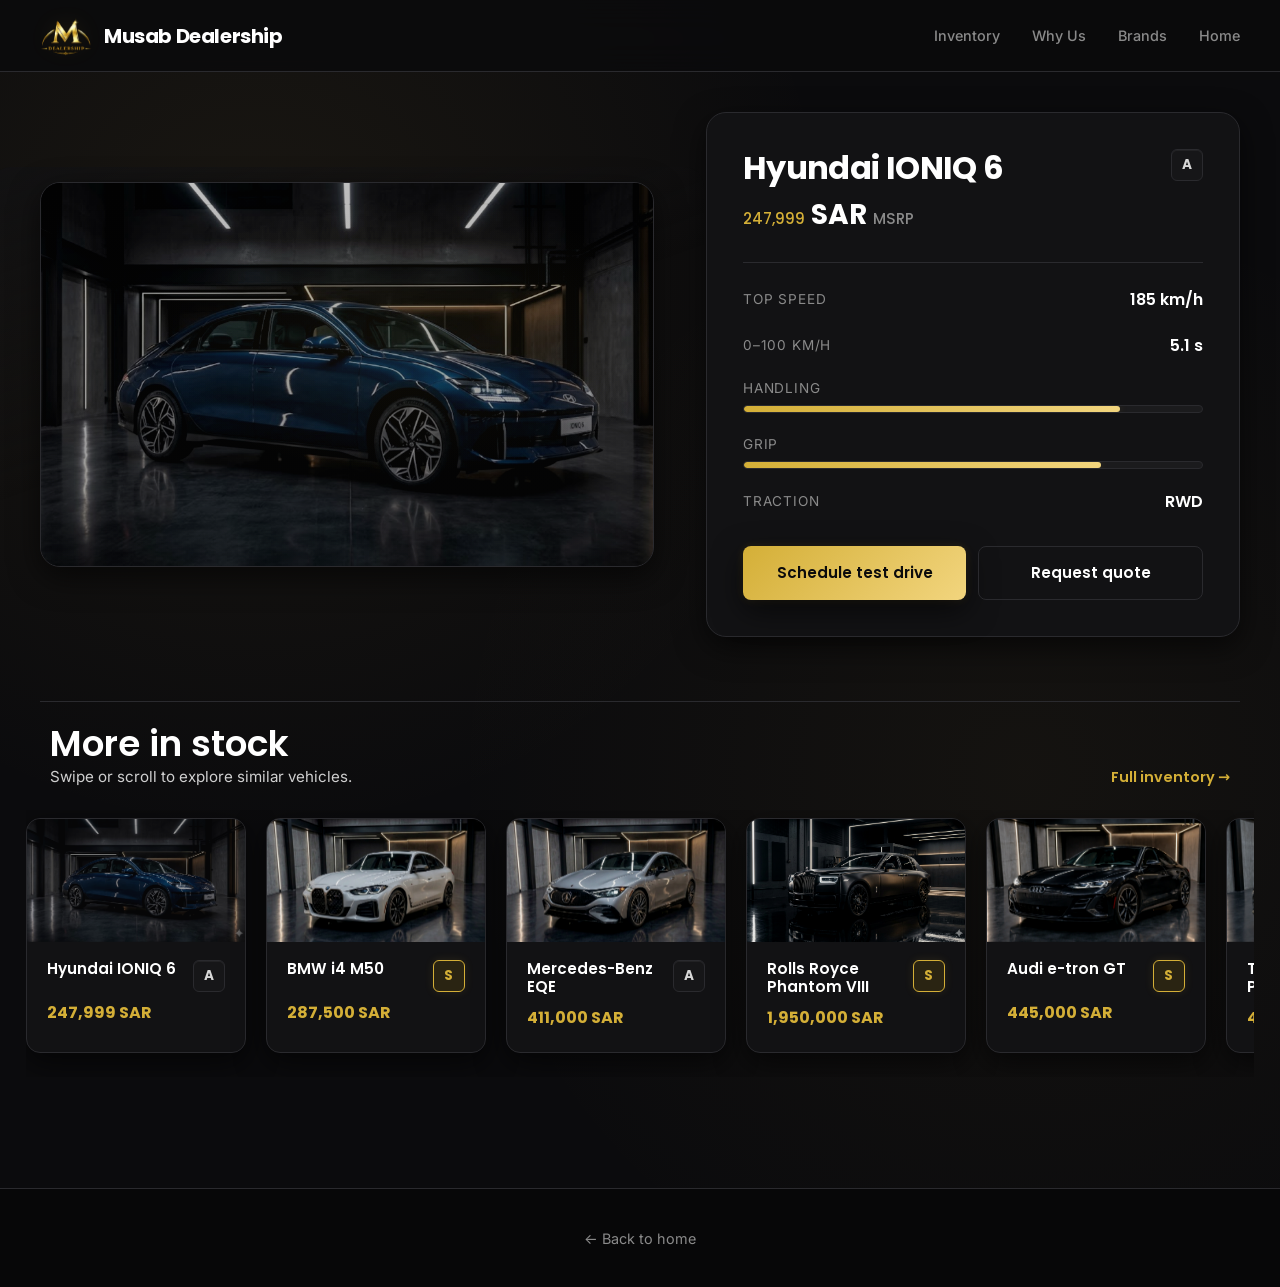
<file: car.html>
<!DOCTYPE html>
<html lang="en">
  <head>
    <meta charset="UTF-8" />
    <meta name="viewport" content="width=device-width, initial-scale=1.0" />
    <title>Vehicle Details | Musab Dealership</title>
    <link rel="preconnect" href="https://fonts.googleapis.com" />
    <link rel="preconnect" href="https://fonts.gstatic.com" crossorigin />
    <link
      href="https://fonts.googleapis.com/css2?family=Inter:wght@400;500;600&family=Poppins:wght@600;700&display=swap"
      rel="stylesheet"
    />
    <link rel="stylesheet" href="styles/styles.css" />
  </head>
  <body>
    <header class="site-header">
      <div class="container site-header__inner">
        <a href="index.html" class="logo">
          <span class="logo__mark" aria-hidden="true">
            <img
              class="logo__img"
              src="Material/LOgo.png"
              alt=""
              width="36"
              height="36"
              loading="eager"
              decoding="async"
            />
          </span>
          Musab Dealership
        </a>
        <button
          type="button"
          class="nav-toggle"
          aria-label="Open menu"
          aria-expanded="false"
        >
          <span></span>
          <span></span>
          <span></span>
        </button>
        <nav class="nav" aria-label="Main">
          <a href="index.html#featured">Inventory</a>
          <a href="index.html#why">Why Us</a>
          <a href="index.html#brands">Brands</a>
          <a href="index.html">Home</a>
        </nav>
      </div>
    </header>

    <main class="page-car container" data-car-detail>
      <div class="car-detail__topbar reveal">
        <!-- <div class="user-chip">
          <div class="user-chip__avatar" aria-hidden="true">
            <img
              class="user-chip__avatar-img"
              src="Material/profile.PNG"
              alt=""
              width="38"
              height="38"
              decoding="async"
            />
          </div>
          <div class="user-chip__info">
            <span class="user-chip__name">Alex Morgan</span>
          </div> -->
        </div>
      </div>

      <div class="car-detail__main">
        <div class="car-detail__image-col reveal">
          <div class="car-detail__image-bg" aria-hidden="true"></div>
          <div class="car-detail__image-wrap">
            <img
              class="car-detail__image"
              data-field="image"
              src="Material/huyindai/img1.jpg"
              alt="Featured vehicle"
              width="1200"
              height="750"
            />
          </div>
        </div>

        <aside class="car-detail__panel reveal">
          <div class="car-detail__panel-head">
            <div>
              <h1 class="car-detail__title" data-field="name">
                Hyundai IONIQ 6
              </h1>
              <p class="car-detail__price">
                <span data-field="price">247,999</span> SAR
                <span> MSRP</span>
              </p>
            </div>
            <span class="tier tier-a" data-field="tier" title="Rating tier"
              >A</span
            >
          </div>

          <div class="stat-group">
            <div>
              <div class="stat-row">
                <span class="stat-row__label">Top speed</span>
                <span class="stat-row__value" data-field="topSpeed"
                  >185 km/h</span
                >
              </div>
            </div>
            <div>
              <div class="stat-row">
                <span class="stat-row__label">0–100 km/h</span>
                <span class="stat-row__value" data-field="accel">5.1 s</span>
              </div>
            </div>
            <div>
              <div class="stat-row">
                <span class="stat-row__label">Handling</span>
                <span class="stat-row__value" aria-hidden="true"></span>
              </div>
              <div class="stat-bar">
                <div class="stat-bar__track">
                  <div class="stat-bar__fill" data-bar="handling"></div>
                </div>
              </div>
            </div>
            <div>
              <div class="stat-row">
                <span class="stat-row__label">Grip</span>
                <span class="stat-row__value" aria-hidden="true"></span>
              </div>
              <div class="stat-bar">
                <div class="stat-bar__track">
                  <div class="stat-bar__fill" data-bar="grip"></div>
                </div>
              </div>
            </div>
            <div>
              <div class="stat-row">
                <span class="stat-row__label">Traction</span>
                <span class="stat-row__value" data-field="traction">RWD</span>
              </div>
            </div>
          </div>

          <div class="car-detail__actions">
            <a href="#more" class="btn btn-primary">Schedule test drive</a>
            <a href="index.html#footer-contact" class="btn btn-ghost"
              >Request quote</a
            >
          </div>
        </aside>
      </div>

      <section id="more" class="section section--carousel">
        <div class="section__head reveal">
          <div>
            <h2>More in stock</h2>
            <p>Swipe or scroll to explore similar vehicles.</p>
          </div>
          <a href="index.html#featured" class="link-arrow">Full inventory →</a>
        </div>
        <div
          class="scroll-row scroll-row--compact reveal"
          aria-label="Related vehicles"
        >
          <article class="car-card">
            <a href="car.html?id=1" data-car-link data-car-id="1">
              <img
                class="car-card__img"
                src="Material/huyindai/img1.jpg"
                alt=""
                width="600"
                height="338"
              />
            </a>
            <div class="car-card__body">
              <div class="car-card__top">
                <h3 class="car-card__name">Hyundai IONIQ 6</h3>
                <span class="tier tier-a">A</span>
              </div>
              <p class="car-card__price">247,999 SAR</p>
            </div>
          </article>
          <article class="car-card">
            <a href="car.html?id=2" data-car-link data-car-id="2">
              <img
                class="car-card__img"
                src="Material/BMW/whitebmw.png"
                alt=""
                width="600"
                height="338"
              />
            </a>
            <div class="car-card__body">
              <div class="car-card__top">
                <h3 class="car-card__name">BMW i4 M50</h3>
                <span class="tier tier-s">S</span>
              </div>
              <p class="car-card__price">287,500 SAR</p>
            </div>
          </article>
          <article class="car-card">
            <a href="car.html?id=3" data-car-link data-car-id="3">
              <img
                class="car-card__img"
                src="Material/benz/benz.png"
                alt=""
                width="600"
                height="338"
              />
            </a>
            <div class="car-card__body">
              <div class="car-card__top">
                <h3 class="car-card__name">Mercedes-Benz EQE</h3>
                <span class="tier tier-a">A</span>
              </div>
              <p class="car-card__price">411,000 SAR</p>
            </div>
          </article>
          <article class="car-card">
            <a href="car.html?id=4" data-car-link data-car-id="4">
              <img
                class="car-card__img"
                src="Material/rollsRoyce/phantom.png"
                alt=""
                width="600"
                height="338"
              />
            </a>
            <div class="car-card__body">
              <div class="car-card__top">
                <h3 class="car-card__name">Rolls Royce Phantom VIII</h3>
                <span class="tier tier-s">S</span>
              </div>
              <p class="car-card__price">1,950,000 SAR</p>
            </div>
          </article>
          <article class="car-card">
            <a href="car.html?id=5" data-car-link data-car-id="5">
              <img
                class="car-card__img"
                src="Material/Audi/e-tron.png"
                alt=""
                width="600"
                height="338"
              />
            </a>
            <div class="car-card__body">
              <div class="car-card__top">
                <h3 class="car-card__name">Audi e-tron GT</h3>
                <span class="tier tier-s">S</span>
              </div>
              <p class="car-card__price">445,000 SAR</p>
            </div>
          </article>
          <article class="car-card">
            <a href="car.html?id=6" data-car-link data-car-id="6">
              <img
                class="car-card__img"
                src="Material/Tesla/model_x_plaid.png"
                alt=""
                width="600"
                height="338"
              />
            </a>
            <div class="car-card__body">
              <div class="car-card__top">
                <h3 class="car-card__name">Tesla Model X Plaid</h3>
                <span class="tier tier-s">S</span>
              </div>
              <p class="car-card__price">487,900 SAR</p>
            </div>
          </article>
        </div>
      </section>
    </main>

    <footer class="site-footer site-footer--minimal">
      <div class="container">
        <p class="site-footer__bottom">
          <a href="index.html">← Back to home</a>
        </p>
      </div>
    </footer>

    <script src="JS/script.js"></script>
  </body>
</html>
</file>
<file: styles/styles.css>
/* ============================================
   Musab Dealership — Design System
   ============================================ */

:root {
  /* Premium Black + Gold Theme */
  --color-primary: #0b0b0c;
  --color-secondary: #121214;
  --color-surface: #1a1a1d;

  --color-accent: #d4af37;
  --color-accent-hover: #e6c65c;
  --color-accent-active: #b8962e;
  --color-accent-soft-bg: #2a2412;
  --color-accent-glow: rgba(212, 175, 55, 0.15);

  --color-text: #ffffff;
  --color-text-body: #cfcfcf;
  --color-text-muted: #8a8a8a;

  --color-card: #121214;
  --color-border: #2a2a2e;
  --color-border-glow: #d4af37;

  --shadow-card: 0 10px 30px rgba(0, 0, 0, 0.6);
  --shadow-glow: 0 0 10px rgba(212, 175, 55, 0.15);
  --shadow-elevated: 0 14px 40px rgba(0, 0, 0, 0.65);
  --font-display: "Poppins", system-ui, sans-serif;
  --font-body: "Inter", system-ui, sans-serif;
  --radius-sm: 8px;
  --radius-md: 14px;
  --radius-lg: 20px;
  --shadow-card-hover: 0 0 0 1px var(--color-border-glow), var(--shadow-elevated),
    0 0 10px rgba(212, 175, 55, 0.15);
  --header-h: 72px;
  --ease-out: cubic-bezier(0.22, 1, 0.36, 1);
}

*,
*::before,
*::after {
  box-sizing: border-box;
  will-change: transform;
}

html {
  scroll-behavior: smooth;
}

@media (prefers-reduced-motion: reduce) {
  html {
    scroll-behavior: auto;
  }

  .reveal {
    opacity: 1;
    transform: none;
    transition: none;
  }

  .car-card,
  .btn,
  .hero__car,
  .car-detail__image,
  .stat-bar__fill {
    transition: none !important;
  }

  .hero__car {
    transform: none;
  }
}

body {
  margin: 0;
  font-family: var(--font-body);
  font-size: 16px;
  line-height: 1.6;
  color: var(--color-text-body);
  background:
  radial-gradient(circle at 20% 20%, rgba(200,162,74,0.08), transparent 40%),
  radial-gradient(circle at 80% 60%, rgba(200,162,74,0.05), transparent 45%),
  #0B0B0D;
  min-height: 100vh;
  overflow-x: hidden;
}

img {
  max-width: 100%;
  height: auto;
  display: block;
}

a {
  color: inherit;
  text-decoration: none;
}

h1,
h2,
h3,
h4 {
  font-family: var(--font-display);
  color: var(--color-text);
  font-weight: 600;
  line-height: 1.2;
  margin: 0 0 0.5em;
}

/* Utilities */
.container {
  width: min(1200px, 100% - 48px);
  margin-inline: auto;
}

.sr-only {
  position: absolute;
  width: 1px;
  height: 1px;
  padding: 0;
  margin: -1px;
  overflow: hidden;
  clip: rect(0, 0, 0, 0);
  white-space: nowrap;
  border: 0;
}

/* Reveal on scroll */
.reveal {
  opacity: 0;
  transform: translateY(28px);
  transition: opacity 0.7s var(--ease-out), transform 0.7s var(--ease-out);
}

.reveal.is-visible {
  opacity: 1;
  transform: translateY(0);
}

/* Buttons */
.btn {
  display: inline-flex;
  align-items: center;
  justify-content: center;
  gap: 0.5rem;
  padding: 0.85rem 1.75rem;
  font-family: var(--font-display);
  font-size: 0.95rem;
  font-weight: 600;
  border-radius: var(--radius-sm);
  border: none;
  cursor: pointer;
  transition: transform 0.3s var(--ease-out), box-shadow 0.3s var(--ease-out),
    background 0.3s var(--ease-out), color 0.3s var(--ease-out),
    border-color 0.3s var(--ease-out);
}

.btn:active {
  transform: scale(0.98);
}

.btn-primary {
  background: linear-gradient(135deg, var(--color-accent), #f2d57e);
  color: #0b0b0c;
  box-shadow: var(--shadow-card), var(--shadow-glow);
}

.btn-primary:hover {
  background: linear-gradient(135deg, var(--color-accent-hover), #f6df9b);
  box-shadow: var(--shadow-elevated), var(--shadow-glow);
  transform: translateY(-2px);
}

.btn-primary:active {
  background: linear-gradient(135deg, var(--color-accent-active), #d4af37);
}

.btn-ghost {
  background: transparent;
  color: var(--color-text);
  border: 1px solid var(--color-border);
  box-shadow: none;
}

.btn-ghost:hover {
  border-color: var(--color-border-glow);
  color: var(--color-text);
  box-shadow: var(--shadow-card);
  transform: translateY(-2px);
}

/* Tier badges */
.tier {
  display: inline-flex;
  align-items: center;
  justify-content: center;
  min-width: 2rem;
  height: 2rem;
  padding: 0 0.5rem;
  font-family: var(--font-display);
  font-size: 0.85rem;
  font-weight: 700;
  letter-spacing: 0.04em;
  border-radius: 6px;
  border: 1px solid var(--color-border);
  background: rgba(255, 255, 255, 0.02);
  color: var(--color-text);
  box-shadow: inset 0 1px 0 rgba(255, 255, 255, 0.05);
}

.tier-s {
  border-color: var(--color-border-glow);
  color: var(--color-accent);
  background: var(--color-accent-soft-bg);
  box-shadow: 0 0 10px rgba(212, 175, 55, 0.12);
}

.tier-a {
  border-color: var(--color-border);
  color: #d7d7d7;
}

.tier-b {
  border-color: var(--color-border);
  color: #bdbdbd;
}

/* ========== Header ========== */
.site-header {
  position: sticky;
  top: 0;
  z-index: 100;
  height: var(--header-h);
  background: rgba(11, 11, 12, 0.86);
  backdrop-filter: blur(16px);
  -webkit-backdrop-filter: blur(16px);
  border-bottom: 1px solid var(--color-border);
}

.site-header__inner {
  height: var(--header-h);
  display: flex;
  align-items: center;
  justify-content: space-between;
  gap: 1.5rem;
}

.logo {
  font-family: var(--font-display);
  font-weight: 700;
  font-size: 1.25rem;
  letter-spacing: -0.02em;
  color: var(--color-text);
  display: flex;
  align-items: center;
  gap: 0.75rem;
}

.logo__mark {
  width: 52px;
  height: 52px;
  border-radius: 12px;
  display: grid;
  place-items: center;
  overflow: visible;
  background: transparent;
  border: none;
  box-shadow: none;
}

.logo__img {
  width: 100%;
  height: 100%;
  object-fit: contain;
  object-position: center;
  display: block;
  filter: contrast(1.08) saturate(1);
  filter: drop-shadow(0 0 10px rgba(212, 175, 55, 0.12));
}

.nav {
  display: flex;
  align-items: center;
  gap: 2rem;
}

.nav a {
  font-size: 0.9rem;
  font-weight: 500;
  color: var(--color-text-muted);
  transition: color 0.2s;
}

.nav a:hover {
  color: var(--color-accent);
}

.nav-toggle {
  display: none;
  flex-direction: column;
  gap: 5px;
  background: none;
  border: none;
  cursor: pointer;
  padding: 8px;
}

.nav-toggle span {
  display: block;
  width: 22px;
  height: 2px;
  background: var(--color-text);
  border-radius: 1px;
  transition: transform 0.25s;
}

@media (max-width: 768px) {
  .nav-toggle {
    display: flex;
  }

  .nav {
    position: fixed;
    inset: var(--header-h) 0 auto 0;
    flex-direction: column;
    padding: 1.5rem;
    background: rgba(11, 11, 12, 0.97);
    border-bottom: 1px solid var(--color-border);
    transform: translateY(-120%);
    opacity: 0;
    pointer-events: none;
    transition: transform 0.35s var(--ease-out), opacity 0.35s;
  }

  .nav.is-open {
    transform: translateY(0);
    opacity: 1;
    pointer-events: auto;
  }
}

/* ========== Homepage Hero ========== */
.hero {
  position: relative;
  min-height: min(88vh, 900px);
  display: grid;
  align-items: center;
  padding: 3rem 0 5rem;
  overflow: hidden;
}

.hero__bg {
  position: absolute;
  inset: 0;
  background: radial-gradient(ellipse 75% 55% at 68% 40%, rgba(212, 175, 55, 0.06), transparent 60%),
    radial-gradient(ellipse 70% 55% at 18% 86%, rgba(18, 18, 20, 0.95), transparent 60%),
    linear-gradient(180deg, var(--color-primary) 0%, #070708 100%);
  pointer-events: none;
}

.hero__grid {
  position: relative;
  display: grid;
  grid-template-columns: 1fr 1.1fr;
  gap: 2rem;
  align-items: center;
}

@media (max-width: 900px) {
  .hero__grid {
    grid-template-columns: 1fr;
    text-align: center;
  }
}

.hero__content {
  max-width: 520px;
}

@media (max-width: 900px) {
  .hero__content {
    max-width: none;
    order: 2;
  }
}

.hero__eyebrow {
  font-size: 0.8rem;
  text-transform: uppercase;
  letter-spacing: 0.2em;
  color: var(--color-accent);
  margin-bottom: 1rem;
  font-weight: 600;
}

.hero h1 {
  font-size: clamp(2.25rem, 5vw, 3.5rem);
  font-weight: 700;
  letter-spacing: -0.03em;
  margin-bottom: 1.25rem;
}

.hero__lead {
  font-size: 1.05rem;
  margin-bottom: 2rem;
  max-width: 440px;
}

@media (max-width: 900px) {
  .hero__lead {
    margin-inline: auto;
  }
}

.hero__actions {
  display: flex;
  flex-wrap: wrap;
  gap: 1rem;
}

@media (max-width: 900px) {
  .hero__actions {
    justify-content: center;
  }
}

.hero__visual {
  position: relative;
  display: flex;
  justify-content: center;
  align-items: center;
  min-height: 320px;
}

@media (max-width: 900px) {
  .hero__visual {
    order: 1;
    min-height: 280px;
  }
}

.hero__car-wrap {
  position: relative;
  width: min(100%, 640px);
  aspect-ratio: 16 / 10;
  perspective: 1200px;
}

.hero__car-wrap::after {
  content: "";
  position: absolute;
  inset: 0;
  border-radius: var(--radius-lg);
  background: radial-gradient(ellipse 75% 60% at 60% 40%, rgba(212, 175, 55, 0.06), transparent 60%),
    linear-gradient(180deg, rgba(11, 11, 12, 0.15), rgba(11, 11, 12, 0.35));
  pointer-events: none;
}

.hero__car {
  width: 100%;
  height: 100%;
  object-fit: cover;
  border-radius: var(--radius-lg);
  border: 1px solid var(--color-border);
  box-shadow: var(--shadow-card);
  transform: rotateY(-8deg) rotateX(4deg) scale(1.02);
  transition: transform 0.6s var(--ease-out), box-shadow 0.6s;
  filter: saturate(0.92) contrast(1.06) brightness(0.92);
}

.hero__visual:hover .hero__car {
  transform: rotateY(-4deg) rotateX(2deg) scale(1.04);
  box-shadow: var(--shadow-card-hover);
}

.hero__car-glow {
  position: absolute;
  inset: -20%;
  background: radial-gradient(ellipse at 60% 50%, rgba(212, 175, 55, 0.08), transparent 55%);
  z-index: -1;
  pointer-events: none;
}

/* ========== Section common ========== */
.section {
  padding: 4.5rem 0;
}

.section--alt {
  background: linear-gradient(180deg, rgba(18, 18, 20, 0.9) 0%, transparent 100%);
  border-top: 1px solid var(--color-border);
  border-bottom: 1px solid var(--color-border);
}

.section__head {
  display: flex;
  flex-wrap: wrap;
  align-items: flex-end;
  justify-content: space-between;
  gap: 1rem;
  margin-bottom: 2.5rem;
}

.section__head h2 {
  font-size: clamp(1.75rem, 3vw, 2.25rem);
  margin: 0;
}

.section__head p {
  margin: 0;
  max-width: 420px;
  font-size: 0.95rem;
}

.link-arrow {
  font-family: var(--font-display);
  font-weight: 600;
  font-size: 0.9rem;
  color: var(--color-accent);
  display: inline-flex;
  align-items: center;
  gap: 0.35rem;
  transition: gap 0.25s var(--ease-out);
}

.link-arrow:hover {
  color: var(--color-accent-hover);
}

.link-arrow:hover {
  gap: 0.6rem;
}

/* Horizontal scroll row */
.scroll-row {
  display: flex;
  gap: 1.25rem;
  overflow-x: auto;
  padding: 0.5rem 0 1.5rem;
  margin: 0 -24px;
  padding-inline: 24px;
  scroll-snap-type: x mandatory;
  scrollbar-width: thin;
  scrollbar-color: var(--color-border) transparent;
}

.scroll-row::-webkit-scrollbar {
  height: 6px;
}

.scroll-row::-webkit-scrollbar-thumb {
  background: var(--color-border);
  border-radius: 3px;
}

/* Car cards (homepage + carousel) */
a.car-card {
  color: inherit;
  text-decoration: none;
  display: block;
}

.car-card {
  flex: 0 0 min(300px, 85vw);
  scroll-snap-align: start;
  background: var(--color-card);
  border-radius: var(--radius-md);
  border: 1px solid var(--color-border);
  overflow: hidden;
  box-shadow: var(--shadow-card);
  transition: transform 0.35s var(--ease-out), box-shadow 0.35s var(--ease-out),
    border-color 0.35s;
  position: relative;
}
.car-card:first-child {
  margin-left: 5px;
}

.car-card:hover {
  transform: scale(1.03) translateY(-4px);
  box-shadow: var(--shadow-card-hover);
  border-color: var(--color-border-glow);
}

.car-card__img {
  aspect-ratio: 16 / 10;
  object-fit: cover;
  width: 100%;
  filter: saturate(0.95) contrast(1.06) brightness(0.9);
  transition: transform 0.6s var(--ease-out), filter 0.6s var(--ease-out);
}

.car-card:hover .car-card__img {
  transform: scale(1.04);
  filter: saturate(1) contrast(1.08) brightness(0.92);
}

.car-card__body {
  padding: 1.15rem 1.25rem 1.35rem;
  display: flex;
  flex-direction: column;
  gap: 0.5rem;
}

.car-card__top {
  display: flex;
  align-items: flex-start;
  justify-content: space-between;
  gap: 0.75rem;
}

.car-card__name {
  font-family: var(--font-display);
  font-weight: 600;
  font-size: 1.05rem;
  color: var(--color-text);
  margin: 0;
}

.car-card__price {
  font-family: var(--font-display);
  font-weight: 700;
  font-size: 1.1rem;
  color: var(--color-accent);
  margin: 0;
}

.car-card__meta {
  font-size: 0.85rem;
  color: var(--color-text-muted);
}

/* Why us */
.why-grid {
  display: grid;
  grid-template-columns: repeat(3, 1fr);
  gap: 1.5rem;
}

@media (max-width: 768px) {
  .why-grid {
    grid-template-columns: 1fr;
  }
}

.why-card {
  padding: 1.75rem;
  background: var(--color-card);
  border-radius: var(--radius-md);
  border: 1px solid var(--color-border);
  transition: border-color 0.3s, transform 0.3s var(--ease-out);
  box-shadow: var(--shadow-card);
}

.why-card:hover {
  border-color: var(--color-border-glow);
  transform: translateY(-4px);
}

.why-card__icon {
  width: 48px;
  height: 48px;
  border-radius: var(--radius-sm);
  background: linear-gradient(135deg, rgba(212, 175, 55, 0.14), transparent);
  border: 1px solid var(--color-border);
  display: grid;
  place-items: center;
  font-size: 1.25rem;
  margin-bottom: 1rem;
}

.why-card h3 {
  font-size: 1.1rem;
  margin-bottom: 0.5rem;
}

.why-card p {
  margin: 0;
  font-size: 0.92rem;
}

/* Brands */
.brands {
  display: flex;
  flex-wrap: wrap;
  justify-content: center;
  gap: 1rem 2rem;
}

.brand-pill {
  padding: 0.65rem 1.4rem;
  background: var(--color-secondary);
  border: 1px solid var(--color-border);
  border-radius: 999px;
  font-family: var(--font-display);
  font-weight: 600;
  font-size: 0.85rem;
  color: var(--color-text-muted);
  transition: color 0.25s, border-color 0.25s, box-shadow 0.25s;
}

.brand-pill:hover {
  color: var(--color-text);
  border-color: var(--color-border-glow);
  box-shadow: var(--shadow-glow);
}

/* Footer */
.site-footer {
  padding: 3rem 0 2rem;
  border-top: 1px solid var(--color-border);
  background: #070708;
}

.site-footer__grid {
  display: grid;
  grid-template-columns: 1.2fr repeat(2, 1fr);
  gap: 2rem;
  margin-bottom: 2.5rem;
}

@media (max-width: 640px) {
  .site-footer__grid {
    grid-template-columns: 1fr;
  }
}

.site-footer h4 {
  font-size: 0.85rem;
  text-transform: uppercase;
  letter-spacing: 0.12em;
  color: var(--color-text-muted);
  margin-bottom: 1rem;
}

.site-footer a,
.site-footer p {
  font-size: 0.9rem;
  color: var(--color-text-muted);
  margin: 0.35rem 0;
  display: block;
}

.site-footer a:hover {
  color: var(--color-accent);
}

.site-footer__bottom {
  padding-top: 1.5rem;
  border-top: 1px solid var(--color-border);
  font-size: 0.8rem;
  color: var(--color-text-muted);
  text-align: center;
}

.site-footer--minimal {
  padding: 2rem 0;
  border-top: 1px solid var(--color-border);
}

.site-footer--minimal .site-footer__bottom {
  border-top: none;
  padding-top: 0;
}

.site-footer--minimal .site-footer__bottom a:hover {
  color: var(--color-accent);
}

/* ============================================
   Car detail page
   ============================================ */

.page-car {
  padding-bottom: 3rem;
}

.car-detail__topbar {
  display: flex;
  justify-content: flex-end;
  align-items: center;
  padding: 1rem 0 0;
  margin-bottom: 0.5rem;
}

.user-chip {
  display: flex;
  align-items: center;
  gap: 0.75rem;
  padding: 0.5rem 1rem;
  background: var(--color-card);
  border: 1px solid var(--color-border);
  border-radius: 999px;
  box-shadow: var(--shadow-card);
}

.user-chip__avatar {
  width: 36px;
  height: 36px;
  border-radius: 50%;
  border: 2px solid rgba(255, 255, 255, 0.15);
  overflow: hidden;
  flex: 0 0 auto;
}

.user-chip__avatar-img {
  width: 100%;
  height: 100%;
  object-fit: cover;
  object-position: top;
  display: block;
}

.user-chip__info {
  display: flex;
  flex-direction: column;
  line-height: 1.25;
}

.user-chip__name {
  font-family: var(--font-display);
  font-weight: 600;
  font-size: 0.85rem;
  color: var(--color-text);
}

.user-chip__balance {
  font-size: 0.75rem;
  color: var(--color-text-muted);
}

.user-chip__balance strong {
  color: var(--color-accent);
  font-weight: 600;
}

.car-detail__main {
  display: grid;
  grid-template-columns: 1.15fr 1fr;
  gap: clamp(1.5rem, 4vw, 3.5rem);
  align-items: start;
  padding: 1rem 0 3rem;
  align-items: center;
}

@media (max-width: 960px) {
  .car-detail__main {
    grid-template-columns: 1fr;
  }
}

.car-detail__image-col {
  position: relative;
}

.car-detail__image-bg {
  position: absolute;
  inset: -4% -8%;
  background: radial-gradient(ellipse 70% 60% at 50% 50%, rgba(212, 175, 55, 0.06), transparent 65%),
    linear-gradient(160deg, rgba(18, 18, 20, 0.75) 0%, transparent 50%);
  border-radius: var(--radius-lg);
  z-index: 0;
  pointer-events: none;
}

.car-detail__image-wrap {
  position: relative;
  z-index: 1;
  border-radius: var(--radius-lg);
  overflow: hidden;
  border: 1px solid var(--color-border);
  box-shadow: var(--shadow-card);
  background: var(--color-secondary);
}

.car-detail__image-wrap::after {
  content: "";
  position: absolute;
  inset: 0;
  background: radial-gradient(ellipse 75% 60% at 60% 40%, rgba(212, 175, 55, 0.06), transparent 60%),
    linear-gradient(180deg, rgba(11, 11, 12, 0.18), rgba(11, 11, 12, 0.4));
  pointer-events: none;
}

.car-detail__image {
  width: 100%;
  aspect-ratio: 16 / 10;
  object-fit: cover;
  object-position: center;
  display: block;
  transition: transform 0.5s var(--ease-out);
  filter: saturate(0.92) contrast(1.06) brightness(0.9);
}

.car-detail__image-wrap:hover .car-detail__image {
  transform: scale(1.03);
}

.car-detail__panel {
  background: var(--color-card);
  border: 1px solid var(--color-border);
  border-radius: var(--radius-lg);
  padding: clamp(1.5rem, 3vw, 2.25rem);
  box-shadow: var(--shadow-card);
}

.car-detail__panel-head {
  display: flex;
  flex-wrap: wrap;
  align-items: flex-start;
  justify-content: space-between;
  gap: 1rem;
  margin-bottom: 1.5rem;
  padding-bottom: 1.5rem;
  border-bottom: 1px solid var(--color-border);
}

.car-detail__title {
  font-size: clamp(1.5rem, 3vw, 2rem);
  font-weight: 700;
  letter-spacing: -0.02em;
  margin: 0 0 0.35rem;
}

.car-detail__price {
  font-family: var(--font-display);
  font-size: 1.75rem;
  font-weight: 700;
  color: var(--color-text);
  margin: 0;
}

.car-detail__price [data-field="price"] {
  color: var(--color-accent);
}

.car-detail__price span {
  font-size: 0.95rem;
  font-weight: 500;
  color: var(--color-text-muted);
}

.stat-group {
  display: flex;
  flex-direction: column;
  gap: 1.25rem;
}

.stat-row {
  display: flex;
  justify-content: space-between;
  align-items: center;
  gap: 1rem;
}

.stat-row__label {
  font-size: 0.85rem;
  color: var(--color-text-muted);
  text-transform: uppercase;
  letter-spacing: 0.06em;
}

.stat-row__value {
  font-family: var(--font-display);
  font-weight: 600;
  color: var(--color-text);
  font-size: 1rem;
}

.stat-bar {
  margin-top: 0.35rem;
}

.stat-bar__track {
  height: 8px;
  border-radius: 4px;
  background: rgba(255, 255, 255, 0.04);
  border: 1px solid var(--color-border);
  overflow: hidden;
}

.stat-bar__fill {
  height: 100%;
  border-radius: 3px;
  background: linear-gradient(90deg, var(--color-accent), #f2d57e);
  box-shadow: 0 0 10px rgba(212, 175, 55, 0.15);
  width: 0;
  transition: width 1.1s var(--ease-out);
}

.car-detail__actions {
  display: flex;
  flex-wrap: wrap;
  gap: 0.75rem;
  margin-top: 2rem;
}

.car-detail__actions .btn {
  flex: 1;
  min-width: 140px;
}

/* Small carousel cards (car page) */
.scroll-row--compact .car-card {
  flex: 0 0 min(220px, 70vw);
}

.scroll-row--compact .car-card__img {
  aspect-ratio: 16 / 9;
}

.scroll-row--compact .car-card__name {
  font-size: 0.95rem;
}

.scroll-row--compact .car-card__price {
  font-size: 1rem;
}

.section--carousel {
  padding-top: 20px;
  border-top: 1px solid var(--color-border);
  margin-top: 1rem;
  padding-bottom: 4rem;
  padding-inline: 10px;
}

.section--carousel .section__head {
  margin-bottom: 1.25rem;
}
</file>
